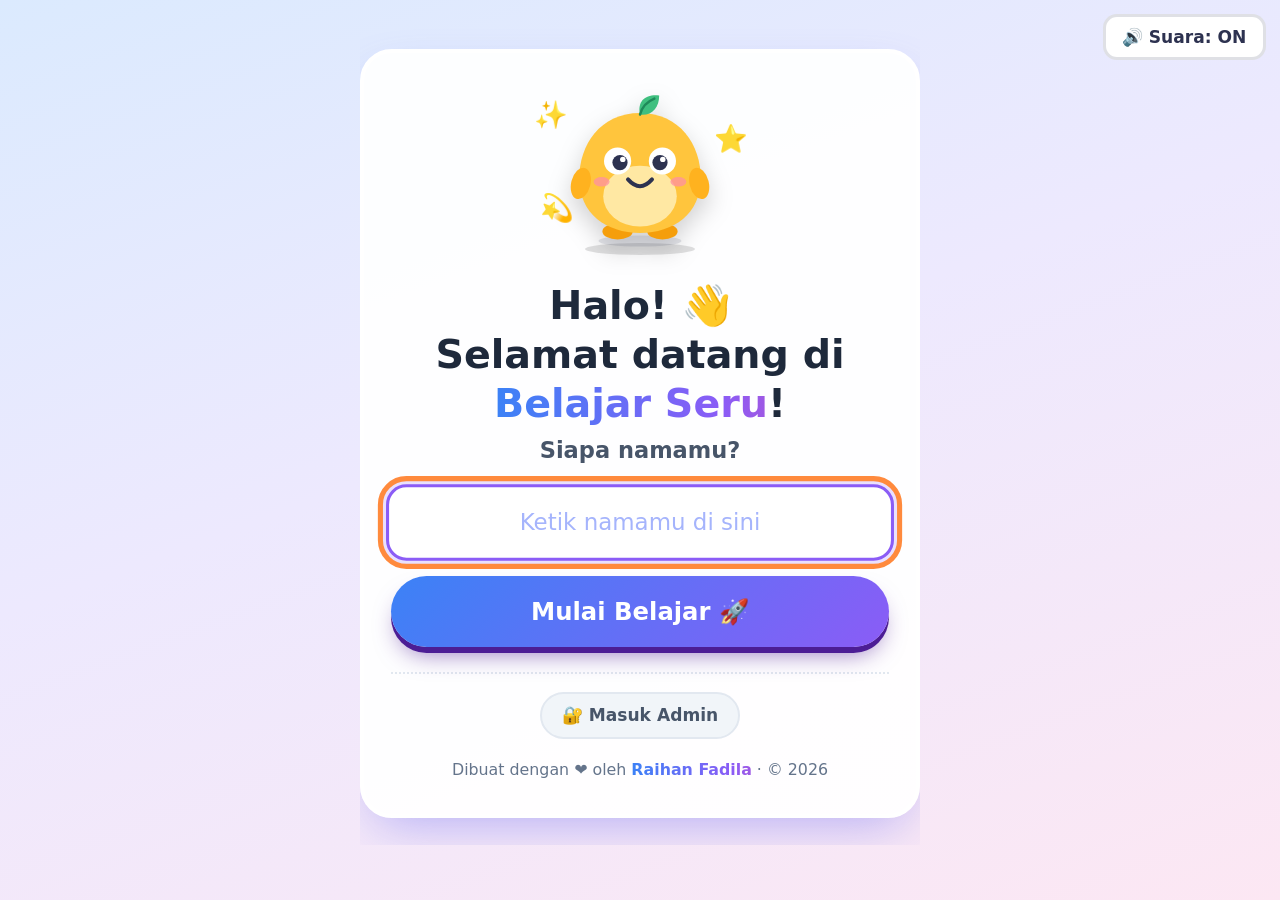
<file: index.html>
<!doctype html>
<html lang="id">
<head>
<meta charset="utf-8">
<meta name="viewport" content="width=device-width, initial-scale=1">
<title>Selamat Datang · Belajar Seru</title>
<link rel="icon" href="gambar/maskot.svg" type="image/svg+xml">
<link rel="stylesheet" href="assets/css/app.css">
</head>
<body class="halaman-awal" data-csrf="cead4b4e03eda093f17740965965f720064f5f6fd6d10d4abb563670f6613b34">
<div class="awan awan-1" aria-hidden="true"></div>
<div class="awan awan-2" aria-hidden="true"></div>
<button type="button" class="tombol-kecil melayang" id="tombolSuara" aria-pressed="true">🔊 Suara: ON</button>
<main class="isi">

<style>
    .awl {
        --awl-biru: #3b82f6;
        --awl-ungu: #8b5cf6;
        --awl-pink: #ec4899;
        --awl-kuning: #fbbf24;
        --awl-teks: #1e293b;
        position: relative;
        isolation: isolate;
        overflow: hidden;
    }

    /* Latar & hiasan melayang */
    .awl-latar {
        position: fixed;
        inset: 0;
        z-index: -2;
        background: linear-gradient(160deg, #dbeafe 0%, #ede9fe 45%, #fce7f3 100%);
    }

    .awl-hiasan {
        position: fixed;
        inset: 0;
        z-index: -1;
        pointer-events: none;
        overflow: hidden;
    }

    .awl-hiasan span {
        position: absolute;
        bottom: -4rem;
        opacity: .75;
        animation: awl-naik linear infinite;
    }

    @keyframes awl-naik {
        0% {
            transform: translateY(0) rotate(0deg);
            opacity: 0;
        }

        10% {
            opacity: .8;
        }

        90% {
            opacity: .8;
        }

        100% {
            transform: translateY(-115vh) rotate(360deg);
            opacity: 0;
        }
    }

    /* Kartu sambutan */
    .awl-kartu {
        position: relative;
        max-width: 560px;
        margin: 1.5rem auto;
        padding: 2rem 1.5rem 1.8rem;
        text-align: center;
        color: var(--awl-teks);
        background: rgba(255, 255, 255, .92);
        border: 4px solid #fff;
        border-radius: 32px;
        box-shadow: 0 20px 50px -15px rgba(99, 102, 241, .45);
        animation: awl-muncul .7s cubic-bezier(.2, 1.4, .4, 1) both;
    }

    @keyframes awl-muncul {
        from {
            opacity: 0;
            transform: translateY(40px) scale(.9);
        }

        to {
            opacity: 1;
            transform: none;
        }
    }

    /* Maskot */
    .awl-maskot-wadah {
        position: relative;
        display: inline-block;
        margin-bottom: .4rem;
    }

    .awl-maskot {
        display: block;
        width: 160px;
        height: 160px;
        max-width: 45vw;
        height: auto;
        filter: drop-shadow(0 10px 12px rgba(0, 0, 0, .18));
        animation: awl-loncat 2.4s ease-in-out infinite;
        transform-origin: bottom center;
    }

    @keyframes awl-loncat {

        0%,
        100% {
            transform: translateY(0) scale(1, 1);
        }

        45% {
            transform: translateY(-18px) scale(.97, 1.04);
        }

        55% {
            transform: translateY(-18px) scale(.97, 1.04);
        }

        90% {
            transform: translateY(0) scale(1.05, .94);
        }
    }

    .awl-bayangan {
        width: 110px;
        height: 12px;
        margin: -6px auto 0;
        border-radius: 50%;
        background: rgba(0, 0, 0, .12);
        animation: awl-bayang 2.4s ease-in-out infinite;
    }

    @keyframes awl-bayang {

        0%,
        100% {
            transform: scale(1);
            opacity: .5;
        }

        50% {
            transform: scale(.7);
            opacity: .25;
        }
    }

    .awl-bintang {
        position: absolute;
        font-size: 1.5rem;
        animation: awl-kedip 1.8s ease-in-out infinite;
    }

    .awl-bintang.a {
        top: 6px;
        left: -26px;
    }

    .awl-bintang.b {
        top: 30px;
        right: -28px;
        animation-delay: .6s;
    }

    .awl-bintang.c {
        bottom: 28px;
        left: -20px;
        animation-delay: 1.1s;
    }

    @keyframes awl-kedip {

        0%,
        100% {
            transform: scale(.6) rotate(0);
            opacity: .4;
        }

        50% {
            transform: scale(1.2) rotate(25deg);
            opacity: 1;
        }
    }

    /* Judul */
    .awl-kartu h1 {
        margin: .6rem 0 .3rem;
        font-size: clamp(1.6rem, 6vw, 2.2rem);
        line-height: 1.25;
    }

    .awl-lambai {
        display: inline-block;
        transform-origin: 70% 70%;
        animation: awl-lambai 2.2s ease-in-out infinite;
    }

    @keyframes awl-lambai {

        0%,
        60%,
        100% {
            transform: rotate(0);
        }

        10%,
        30% {
            transform: rotate(18deg);
        }

        20%,
        40% {
            transform: rotate(-12deg);
        }

        50% {
            transform: rotate(10deg);
        }
    }

    .awl-kartu .sorot {
        background: linear-gradient(90deg, var(--awl-biru), var(--awl-ungu), var(--awl-pink), var(--awl-biru));
        background-size: 250% 100%;
        -webkit-background-clip: text;
        background-clip: text;
        color: transparent;
        -webkit-text-fill-color: transparent;
        animation: awl-warna 4s linear infinite;
    }

    @keyframes awl-warna {
        to {
            background-position: 250% 0;
        }
    }

    .awl-tanya {
        margin: 0 0 1rem;
        font-size: 1.25rem;
        font-weight: 700;
        color: #475569;
    }

    /* Form */
    .awl-form {
        display: grid;
        gap: .9rem;
    }

    .awl-input {
        width: 100%;
        padding: 1rem 1.2rem;
        font: inherit;
        font-size: 1.25rem;
        text-align: center;
        color: var(--awl-teks);
        background: #f8fafc;
        border: 3px dashed #c4b5fd;
        border-radius: 20px;
        outline: none;
        transition: border-color .2s, box-shadow .2s, transform .2s, background .2s;
    }

    .awl-input::placeholder {
        color: #a5b4fc;
    }

    .awl-input:focus {
        background: #fff;
        border-style: solid;
        border-color: var(--awl-ungu);
        box-shadow: 0 0 0 6px rgba(139, 92, 246, .18);
        transform: scale(1.02);
    }

    .awl-pesan {
        margin: 0;
        padding: .6rem 1rem;
        font-weight: 600;
        color: #b91c1c;
        background: #fee2e2;
        border-radius: 14px;
        animation: awl-getar .45s ease;
    }

    @keyframes awl-getar {

        0%,
        100% {
            transform: translateX(0);
        }

        20%,
        60% {
            transform: translateX(-8px);
        }

        40%,
        80% {
            transform: translateX(8px);
        }
    }

    /* Tombol mulai */
    .awl-mulai {
        position: relative;
        overflow: hidden;
        padding: 1rem 1.5rem;
        font: inherit;
        font-size: 1.35rem;
        font-weight: 800;
        color: #fff;
        cursor: pointer;
        border: 0;
        border-radius: 999px;
        background: linear-gradient(135deg, #3b82f6, #8b5cf6);
        box-shadow: 0 6px 0 #4c1d95, 0 14px 24px -8px rgba(76, 29, 149, .6);
        transition: transform .12s ease, box-shadow .12s ease;
        animation: awl-denyut 2s ease-in-out infinite;
    }

    .awl-mulai::after {
        content: "";
        position: absolute;
        top: 0;
        left: -80%;
        width: 50%;
        height: 100%;
        background: linear-gradient(100deg, transparent, rgba(255, 255, 255, .55), transparent);
        transform: skewX(-20deg);
        animation: awl-kilau 3s ease-in-out infinite;
    }

    @keyframes awl-denyut {

        0%,
        100% {
            transform: scale(1);
        }

        50% {
            transform: scale(1.04);
        }
    }

    @keyframes awl-kilau {

        0%,
        60% {
            left: -80%;
        }

        100% {
            left: 140%;
        }
    }

    .awl-mulai:hover {
        animation-play-state: paused;
        transform: translateY(-2px) scale(1.04);
    }

    .awl-mulai:active {
        animation: none;
        transform: translateY(5px);
        box-shadow: 0 1px 0 #4c1d95;
    }

    .awl-mulai:focus-visible {
        outline: 4px solid var(--awl-kuning);
        outline-offset: 3px;
    }

    .awl-roket {
        display: inline-block;
        transition: transform .3s;
    }

    .awl-mulai:hover .awl-roket {
        transform: translate(6px, -6px) rotate(8deg);
    }

    /* Lanjut sebagai */
    .awl-lanjut {
        margin: 1.1rem 0 0;
        color: #64748b;
    }

    .awl-lanjut a {
        display: inline-block;
        padding: .25rem .8rem;
        color: #6d28d9;
        text-decoration: none;
        background: #ede9fe;
        border-radius: 999px;
        transition: transform .15s, background .15s;
    }

    .awl-lanjut a:hover {
        background: #ddd6fe;
        transform: scale(1.06);
    }

    /* Tautan admin */
    .awl-admin {
        margin-top: 1.4rem;
        padding-top: 1rem;
        border-top: 2px dotted #e2e8f0;
    }

    .awl-admin a {
        display: inline-flex;
        align-items: center;
        gap: .45rem;
        padding: .5rem 1.1rem;
        font-size: .95rem;
        font-weight: 700;
        color: #475569;
        text-decoration: none;
        background: #f1f5f9;
        border: 2px solid #e2e8f0;
        border-radius: 999px;
        transition: transform .15s, background .15s, color .15s, border-color .15s;
    }

    .awl-admin a:hover {
        color: #fff;
        background: #334155;
        border-color: #334155;
        transform: translateY(-2px);
    }

    .awl-admin a:focus-visible {
        outline: 3px solid var(--awl-ungu);
        outline-offset: 2px;
    }

    /* Pemilik website */
    .awl-pemilik {
        margin: 1.1rem 0 0;
        font-size: .88rem;
        color: #64748b;
    }

    .awl-pemilik strong {
        font-weight: 800;
        background: linear-gradient(90deg, var(--awl-biru), var(--awl-ungu), var(--awl-pink), var(--awl-biru));
        background-size: 250% 100%;
        -webkit-background-clip: text;
        background-clip: text;
        color: transparent;
        -webkit-text-fill-color: transparent;
        animation: awl-warna 4s linear infinite;
    }

    .awl-hati {
        display: inline-block;
        animation: awl-detak 1.4s ease-in-out infinite;
    }

    @keyframes awl-detak {

        0%,
        100% {
            transform: scale(1);
        }

        15% {
            transform: scale(1.3);
        }

        30% {
            transform: scale(1);
        }

        45% {
            transform: scale(1.2);
        }
    }

    .awl .sr-saja {
        position: absolute;
        width: 1px;
        height: 1px;
        margin: -1px;
        padding: 0;
        overflow: hidden;
        clip: rect(0 0 0 0);
        white-space: nowrap;
        border: 0;
    }

    /* Hormati pengguna yang tidak mau animasi */
    @media (prefers-reduced-motion: reduce) {

        .awl *,
        .awl *::before,
        .awl *::after {
            animation: none !important;
            transition: none !important;
        }

        .awl-hiasan {
            display: none;
        }
    }
</style>

<div class="awl">
    <div class="awl-latar" aria-hidden="true"></div>

    <div class="awl-hiasan" aria-hidden="true">
                    <span style="left:6%;font-size:2.2rem;animation-duration:7s;animation-delay:0s">
                ⭐            </span>
                    <span style="left:18%;font-size:2rem;animation-duration:9s;animation-delay:1.5s">
                📚            </span>
                    <span style="left:32%;font-size:1.8rem;animation-duration:8s;animation-delay:3s">
                ✏️            </span>
                    <span style="left:48%;font-size:2.4rem;animation-duration:10s;animation-delay:0.5s">
                🌈            </span>
                    <span style="left:64%;font-size:2.2rem;animation-duration:9s;animation-delay:2s">
                🎈            </span>
                    <span style="left:78%;font-size:1.9rem;animation-duration:8s;animation-delay:4s">
                🔢            </span>
                    <span style="left:90%;font-size:2rem;animation-duration:7s;animation-delay:1s">
                🌟            </span>
            </div>

    <section class="awl-kartu sambutan kartu">
        <div class="awl-maskot-wadah">
            <img class="awl-maskot sambutan-maskot"
                src="gambar/maskot.svg"
                alt="Maskot Bobi" width="160" height="160">
            <div class="awl-bayangan"></div>
            <span class="awl-bintang a" aria-hidden="true">✨</span>
            <span class="awl-bintang b" aria-hidden="true">⭐</span>
            <span class="awl-bintang c" aria-hidden="true">💫</span>
        </div>

        <h1>
            Halo! <span class="awl-lambai" aria-hidden="true">👋</span><br>
            Selamat datang di <span class="sorot">Belajar Seru</span>!
        </h1>
        <p class="awl-tanya">Siapa namamu?</p>

        <form method="post" class="awl-form form-nama" autocomplete="off">
            <input type="hidden" name="csrf" value="cead4b4e03eda093f17740965965f720064f5f6fd6d10d4abb563670f6613b34">
            <label for="nama" class="sr-saja">Namamu</label>
            <input type="text" id="nama" name="nama" class="awl-input"
                maxlength="30" placeholder="Ketik namamu di sini"
                value="" required autofocus>

            
            <button type="submit" class="awl-mulai">
                Mulai Belajar <span class="awl-roket" aria-hidden="true">🚀</span>
            </button>
        </form>

        
        <div class="awl-admin">
            <a href="admin/dashboard.php">🔐 Masuk Admin</a>
        </div>

        <p class="awl-pemilik">
            Dibuat dengan <span class="awl-hati" aria-hidden="true">❤️</span> oleh
            <strong>Raihan Fadila</strong> · © 2026        </p>
    </section>
</div>

</main>
<script src="assets/js/suara.js"></script>
<script src="assets/js/confetti.js"></script>
<script src="assets/js/app.js"></script>
</body>
</html>
</file>
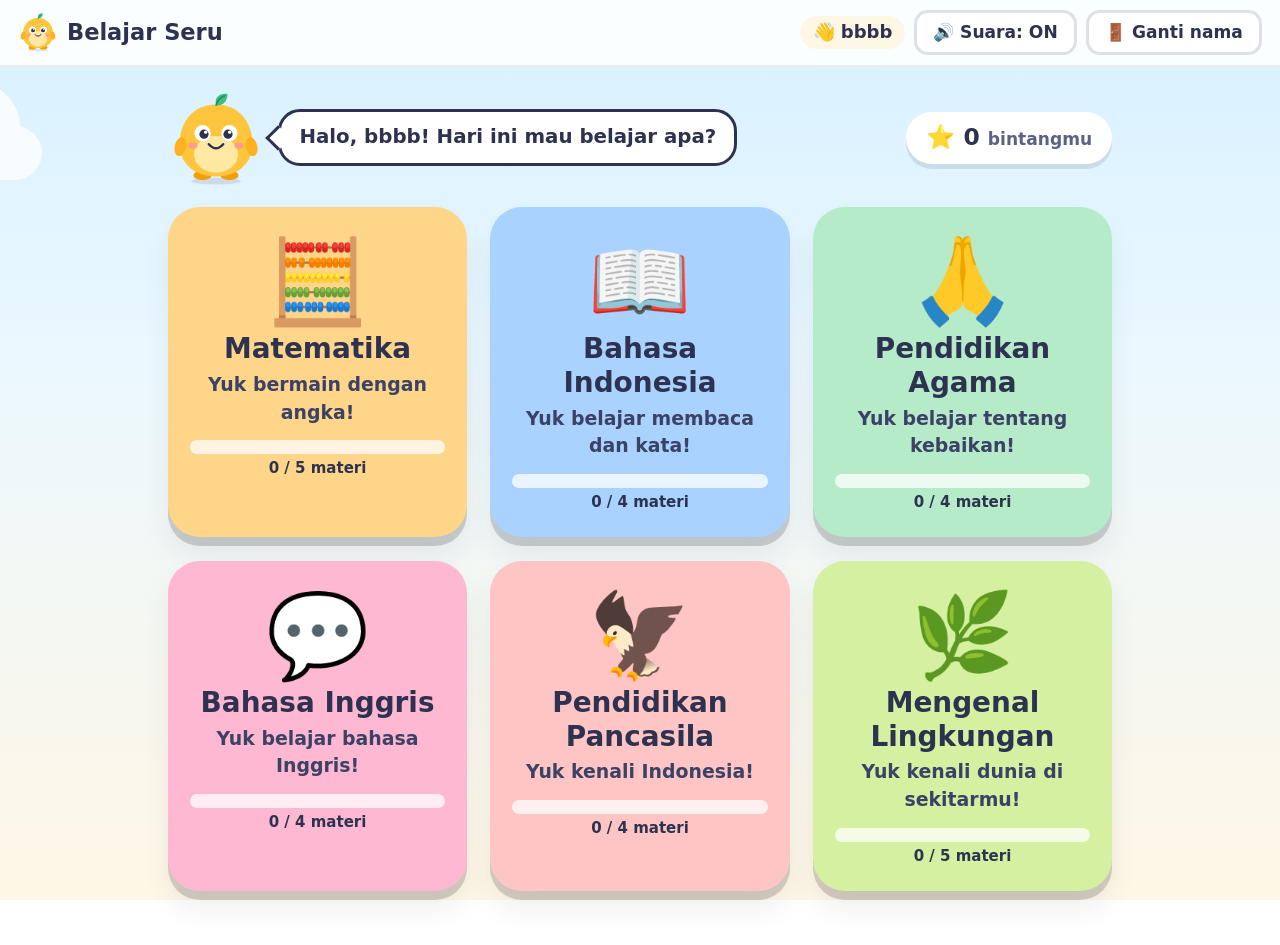
<file: mapel.html>
<!doctype html>
<html lang="id">
<head>
<meta charset="utf-8">
<meta name="viewport" content="width=device-width, initial-scale=1">
<title>Pilih Pelajaran · Belajar Seru</title>
<link rel="icon" href="gambar/maskot.svg" type="image/svg+xml">
<link rel="stylesheet" href="assets/css/app.css">
</head>
<body class="" data-csrf="cead4b4e03eda093f17740965965f720064f5f6fd6d10d4abb563670f6613b34">
<div class="awan awan-1" aria-hidden="true"></div>
<div class="awan awan-2" aria-hidden="true"></div>
<header class="bar">
  <a class="bar-logo" href="mapel.php" aria-label="Ke beranda">
    <img src="gambar/maskot.svg" alt="" width="40" height="40">
    <span>Belajar Seru</span>
  </a>
  <div class="bar-kanan">
    <span class="bar-nama">👋 bbbb</span>    <button type="button" class="tombol-kecil" id="tombolSuara" aria-pressed="true">🔊 Suara: ON</button>
    <a class="tombol-kecil" href="keluar.php" aria-label="Ganti nama">🚪<span class="hanya-lebar">&nbsp;Ganti nama</span></a>
  </div>
</header>
<main class="isi">
<section class="judul-halaman">
  <div class="maskot"><img class="maskot-gambar" src="gambar/maskot.svg" alt="Maskot Bobi" width="120" height="120"><div class="gelembung" id="maskotTeks" role="status" aria-live="polite">Halo, bbbb! Hari ini mau belajar apa?</div></div>  <div class="lencana-bintang" title="Bintangmu">⭐ <strong>0</strong> <span>bintangmu</span></div>
</section>


<section class="grid-kartu" aria-label="Daftar pelajaran">
      <a class="kartu-mapel" href="materi.php?mapel=matematika"
       style="--warna:#FFD58A">
      <span class="kartu-ikon">
        🧮      </span>
      <span class="kartu-nama">Matematika</span>
      <span class="kartu-desk">Yuk bermain dengan angka!</span>
              <span class="kartu-progres" aria-label="0 dari 5 materi selesai">
          <span class="batang"><span style="width:0%"></span></span>
          <small>0 / 5 materi</small>
        </span>
          </a>
      <a class="kartu-mapel" href="materi.php?mapel=bahasa-indonesia"
       style="--warna:#A9D2FF">
      <span class="kartu-ikon">
        📖      </span>
      <span class="kartu-nama">Bahasa Indonesia</span>
      <span class="kartu-desk">Yuk belajar membaca dan kata!</span>
              <span class="kartu-progres" aria-label="0 dari 4 materi selesai">
          <span class="batang"><span style="width:0%"></span></span>
          <small>0 / 4 materi</small>
        </span>
          </a>
      <a class="kartu-mapel" href="materi.php?mapel=pendidikan-agama"
       style="--warna:#b5ebc8">
      <span class="kartu-ikon">
        🙏      </span>
      <span class="kartu-nama">Pendidikan Agama</span>
      <span class="kartu-desk">Yuk belajar tentang kebaikan!</span>
              <span class="kartu-progres" aria-label="0 dari 4 materi selesai">
          <span class="batang"><span style="width:0%"></span></span>
          <small>0 / 4 materi</small>
        </span>
          </a>
      <a class="kartu-mapel" href="materi.php?mapel=bahasa-inggris"
       style="--warna:#FFB8D1">
      <span class="kartu-ikon">
        💬      </span>
      <span class="kartu-nama">Bahasa Inggris</span>
      <span class="kartu-desk">Yuk belajar bahasa Inggris!</span>
              <span class="kartu-progres" aria-label="0 dari 4 materi selesai">
          <span class="batang"><span style="width:0%"></span></span>
          <small>0 / 4 materi</small>
        </span>
          </a>
      <a class="kartu-mapel" href="materi.php?mapel=pendidikan-pancasila"
       style="--warna:#FFC4C4">
      <span class="kartu-ikon">
        🦅      </span>
      <span class="kartu-nama">Pendidikan Pancasila</span>
      <span class="kartu-desk">Yuk kenali Indonesia!</span>
              <span class="kartu-progres" aria-label="0 dari 4 materi selesai">
          <span class="batang"><span style="width:0%"></span></span>
          <small>0 / 4 materi</small>
        </span>
          </a>
      <a class="kartu-mapel" href="materi.php?mapel=mengenal-lingkungan"
       style="--warna:#D4F0A0">
      <span class="kartu-ikon">
        🌿      </span>
      <span class="kartu-nama">Mengenal Lingkungan</span>
      <span class="kartu-desk">Yuk kenali dunia di sekitarmu!</span>
              <span class="kartu-progres" aria-label="0 dari 5 materi selesai">
          <span class="batang"><span style="width:0%"></span></span>
          <small>0 / 5 materi</small>
        </span>
          </a>
  </section>
</main>
<script src="assets/js/suara.js"></script>
<script src="assets/js/confetti.js"></script>
<script src="assets/js/app.js"></script>
</body>
</html>
</file>
<file: assets/css/app.css>
/* =====================================================
   BELAJAR SERU - gaya halaman anak
   Ceria, tombol besar, kontras jelas, ringan (tanpa library).
   ===================================================== */

:root {
  --ink: #2d3250;
  --ink-lembut: #5a6285;
  --krem: #fff7e6;
  --langit: #d6f0ff;
  --biru: #2f6fed;
  --biru-gelap: #1f4fb8;
  --hijau: #138a55;
  --hijau-gelap: #0c6a3f;
  --kuning: #ffd23f;
  --kuning-gelap: #d9a900;
  --merah-lembut: #ffe0e0;
  --bintang: #ffb400;
  --warna: #a9d2ff;           /* diganti per mapel lewat style="--warna:..." */
  --bayang: 0 8px 0 rgba(45, 50, 80, .12), 0 18px 30px rgba(45, 50, 80, .08);
}

*, *::before, *::after { box-sizing: border-box; }

html { font-size: 18px; -webkit-text-size-adjust: 100%; }

body {
  margin: 0;
  min-height: 100vh;
  color: var(--ink);
  font-family: "Nunito", "Quicksand", "Fredoka", "Baloo 2", "Segoe UI Rounded",
               "Arial Rounded MT Bold", "Trebuchet MS", "Comic Sans MS", system-ui, sans-serif;
  line-height: 1.45;
  background: linear-gradient(180deg, var(--langit) 0%, #eaf8ff 38%, var(--krem) 100%) fixed;
  animation: masukHalaman .4s ease backwards;
  overflow-x: hidden;
}
body.keluar { opacity: 0; transition: opacity .18s ease; }

@keyframes masukHalaman { from { opacity: 0; transform: translateY(10px); } to { opacity: 1; transform: none; } }

h1 { font-size: 1.9rem; line-height: 1.2; margin: .4rem 0 .6rem; }
img { max-width: 100%; height: auto; }
a { color: var(--biru-gelap); }

.sr-saja {
  position: absolute; width: 1px; height: 1px; overflow: hidden;
  clip: rect(0 0 0 0); white-space: nowrap;
}

/* Awan hiasan */
.awan {
  position: fixed; z-index: 0; pointer-events: none; opacity: .75;
  width: 170px; height: 54px; background: #fff; border-radius: 60px;
  animation: awanGeser 70s linear infinite alternate;
}
.awan::before, .awan::after { content: ""; position: absolute; background: #fff; border-radius: 50%; }
.awan::before { width: 70px; height: 70px; top: -32px; left: 24px; }
.awan::after  { width: 90px; height: 90px; top: -44px; right: 22px; }
.awan-1 { top: 14%; left: -10%; }
.awan-2 { top: 42%; right: -12%; left: auto; animation-duration: 95s; animation-direction: alternate-reverse; transform: scale(.8); }
@keyframes awanGeser { from { transform: translateX(0); } to { transform: translateX(60vw); } }

/* ---------- Bilah atas ---------- */
.bar {
  position: sticky; top: 0; z-index: 20;
  display: flex; align-items: center; justify-content: space-between; gap: .6rem; flex-wrap: wrap;
  padding: .55rem 1rem;
  background: rgba(255, 255, 255, .88); backdrop-filter: blur(6px);
  border-bottom: 3px solid rgba(45, 50, 80, .08);
}
.bar-logo { display: inline-flex; align-items: center; gap: .5rem; font-weight: 800; font-size: 1.25rem; color: var(--ink); text-decoration: none; }
.bar-kanan { display: flex; align-items: center; gap: .5rem; flex-wrap: wrap; }
.bar-nama { font-weight: 800; padding: .2rem .7rem; background: var(--krem); border-radius: 999px; }

.tombol-kecil {
  min-height: 44px; padding: .4rem .9rem; border: 3px solid rgba(45, 50, 80, .15); border-radius: 14px;
  background: #fff; color: var(--ink); font: inherit; font-size: .95rem; font-weight: 800;
  text-decoration: none; cursor: pointer; display: inline-flex; align-items: center;
  transition: transform .12s;
}
.tombol-kecil:hover { transform: translateY(-2px); }
.tombol-kecil.melayang { position: fixed; top: .8rem; right: .8rem; z-index: 30; }
.tombol-kecil.berdenyut { animation: denyut .5s ease 2; }
@keyframes denyut { 50% { transform: scale(1.12); border-color: var(--biru); } }

.isi {
  position: relative; z-index: 1;
  max-width: 980px; margin: 0 auto; padding: 1.2rem 1rem 3rem;
}

.flash { padding: .7rem 1rem; border-radius: 16px; font-weight: 700; background: #fff3c4; border: 3px solid #ffd23f; }

/* ---------- Tombol besar ---------- */
.tombol {
  display: inline-flex; align-items: center; justify-content: center; gap: .5rem;
  min-height: 58px; padding: .7rem 1.5rem;
  border: 0; border-radius: 20px;
  font: inherit; font-size: 1.2rem; font-weight: 800; text-decoration: none; cursor: pointer;
  box-shadow: 0 6px 0 rgba(0, 0, 0, .22);
  transition: transform .12s ease, box-shadow .12s ease, filter .12s;
  -webkit-tap-highlight-color: transparent;
}
.tombol:hover { transform: translateY(-3px); box-shadow: 0 9px 0 rgba(0, 0, 0, .22); }
.tombol:active { transform: translateY(4px); box-shadow: 0 2px 0 rgba(0, 0, 0, .22); }
.tombol:focus-visible, .tombol-kecil:focus-visible, .opsi:focus-visible, .chip:focus-visible, .tile:focus-visible, input:focus-visible {
  outline: 5px solid #ff8a3d; outline-offset: 3px;
}
.tombol[hidden] { display: none; }
.tombol-biru   { background: var(--biru);   color: #fff; }
.tombol-hijau  { background: var(--hijau);  color: #fff; }
.tombol-kuning { background: var(--kuning); color: var(--ink); }
.tombol-putih  { background: #fff;          color: var(--ink); }
.tombol-besar  { min-height: 68px; font-size: 1.45rem; padding: .8rem 2rem; }

.navigasi-atas { display: flex; justify-content: space-between; gap: .6rem; flex-wrap: wrap; margin-bottom: .8rem; }

/* ---------- Kartu & umum ---------- */
.kartu { background: #fff; border-radius: 28px; box-shadow: var(--bayang); padding: 1.5rem; }
.kosong { text-align: center; font-weight: 700; }
.sorot { color: var(--biru); }
.besar { font-size: 1.5rem; font-weight: 800; }
.pesan-ramah { margin: .3rem 0; padding: .6rem 1rem; border-radius: 14px; background: #fff3c4; font-weight: 800; }

/* ---------- Halaman awal ---------- */
.halaman-awal .isi { display: flex; min-height: 100vh; align-items: center; justify-content: center; }
.sambutan { width: 100%; max-width: 560px; text-align: center; padding: 2rem 1.5rem; }
.sambutan-maskot { animation: melayang 3s ease-in-out infinite; }
@keyframes melayang { 50% { transform: translateY(-10px); } }
.form-nama { display: grid; gap: 1rem; margin-top: .6rem; }
.input-besar {
  width: 100%; font: inherit; font-size: 1.8rem; font-weight: 800; text-align: center;
  padding: .9rem 1rem; border: 4px solid #bcd0ff; border-radius: 22px; color: var(--ink); background: #f7faff;
}
.input-besar::placeholder { color: #8b95b8; font-weight: 700; }
.lanjut-kecil { margin: 1.2rem 0 0; font-size: 1rem; }

/* ---------- Maskot ---------- */
.maskot { display: flex; align-items: center; gap: .8rem; }
.maskot-gambar { width: 96px; height: 96px; flex: none; animation: goyang 4s ease-in-out infinite; transform-origin: 50% 90%; }
.maskot-gambar.melompat { animation: lompat .6s ease; }
@keyframes goyang { 0%, 100% { transform: rotate(-3deg); } 50% { transform: rotate(3deg); } }
@keyframes lompat { 30% { transform: translateY(-22px) scale(1.06); } 60% { transform: translateY(0) scale(.97); } 100% { transform: none; } }
.gelembung {
  position: relative; background: #fff; border: 3px solid var(--ink); border-radius: 22px;
  padding: .6rem 1rem; font-weight: 800; font-size: 1.1rem;
}
.gelembung::before {
  content: ""; position: absolute; left: -12px; top: 50%; width: 18px; height: 18px; background: #fff;
  border-left: 3px solid var(--ink); border-bottom: 3px solid var(--ink);
  transform: translateY(-50%) rotate(45deg);
}
.gelembung.ganti { animation: muncul .35s ease; }
@keyframes muncul { from { opacity: 0; transform: scale(.85); } to { opacity: 1; transform: none; } }

.judul-halaman { display: flex; align-items: center; justify-content: space-between; gap: 1rem; flex-wrap: wrap; margin-bottom: 1.2rem; }
.judul-mapel { margin: 0; font-size: 2rem; }
.lencana-bintang {
  background: #fff; border-radius: 999px; padding: .5rem 1.1rem; font-size: 1.3rem; font-weight: 800;
  box-shadow: 0 5px 0 rgba(45, 50, 80, .12);
}
.lencana-bintang span { font-size: .95rem; color: var(--ink-lembut); }

/* ---------- Kartu mapel & materi ---------- */
.grid-kartu { display: grid; grid-template-columns: repeat(auto-fill, minmax(240px, 1fr)); gap: 1.3rem; }
.kartu-mapel, .kartu-materi {
  position: relative; display: flex; flex-direction: column; align-items: center; text-align: center; gap: .3rem;
  padding: 1.6rem 1.2rem 1.3rem; border-radius: 32px; color: var(--ink); text-decoration: none;
  box-shadow: 0 9px 0 rgba(0, 0, 0, .16), 0 18px 28px rgba(45, 50, 80, .08);
  transition: transform .18s ease, box-shadow .18s ease;
  animation: kartuMuncul .5s ease backwards;
  -webkit-tap-highlight-color: transparent;
}
.kartu-mapel { background: var(--warna); }
.kartu-materi { background: #fff; border-top: 12px solid var(--warna); }
.grid-kartu > :nth-child(2) { animation-delay: .08s; }
.grid-kartu > :nth-child(3) { animation-delay: .16s; }
.grid-kartu > :nth-child(4) { animation-delay: .24s; }
.grid-kartu > :nth-child(n+5) { animation-delay: .3s; }
@keyframes kartuMuncul { from { opacity: 0; transform: translateY(24px) scale(.96); } to { opacity: 1; transform: none; } }
.kartu-mapel:hover, .kartu-materi:hover { transform: translateY(-7px) rotate(-1deg); box-shadow: 0 16px 0 rgba(0, 0, 0, .16), 0 26px 34px rgba(45, 50, 80, .1); }
.kartu-mapel:active, .kartu-materi:active { transform: translateY(2px) scale(.98); box-shadow: 0 4px 0 rgba(0, 0, 0, .16); }
.kartu-mapel:focus-visible, .kartu-materi:focus-visible { outline: 6px solid #ff8a3d; outline-offset: 4px; }
.kartu-ikon { font-size: 4.6rem; line-height: 1.1; transition: transform .25s; }
.kartu-ikon.kecil { font-size: 3.4rem; }
.kartu-mapel:hover .kartu-ikon, .kartu-materi:hover .kartu-ikon { transform: scale(1.12) rotate(6deg); }
.kartu-ikon img { width: 96px; height: 96px; object-fit: contain; }
.kartu-ikon.kecil img { width: 64px; height: 64px; }
.kartu-nama { font-size: 1.55rem; font-weight: 800; line-height: 1.2; }
.kartu-desk { font-size: 1.05rem; font-weight: 700; color: var(--ink-lembut); }
.kartu-mapel .kartu-desk { color: #3b4266; }
.kartu-progres { width: 100%; margin-top: .5rem; }
.kartu-progres small { font-weight: 800; }
.nomor {
  position: absolute; top: -4px; left: 14px; background: var(--ink); color: #fff; width: 38px; height: 38px;
  border-radius: 0 0 14px 14px; display: grid; place-items: center; font-weight: 800;
}
.kartu-bintang { margin-top: .3rem; font-size: 1.8rem; }

.kartu-progres { display: block; }
.batang { display: block; height: 14px; background: rgba(255, 255, 255, .75); border-radius: 99px; overflow: hidden; }
.batang > span { display: block; height: 100%; background: var(--hijau); border-radius: 99px; transition: width .6s cubic-bezier(.3, 1.4, .5, 1); }
.batang.besar { height: 22px; background: #e4e9f7; }

.bintang .on  { color: var(--bintang); text-shadow: 0 2px 0 #c98700; }
.bintang .off { color: #d5d9e6; }

/* ---------- Kartu belajar ---------- */
.belajar { text-align: center; }
.judul-materi { font-size: 1.8rem; margin-top: 0; }
.gambar-materi { max-height: 220px; border-radius: 20px; margin: .4rem auto; display: block; }
.indikator { font-weight: 800; color: var(--ink-lembut); margin: .2rem 0 .8rem; }
.slide { display: block; padding: .6rem; }
html.js .slide { display: none; }
html.js .slide.aktif { display: block; animation: geser .35s ease; }
@keyframes geser { from { opacity: 0; transform: translateX(40px); } to { opacity: 1; transform: none; } }
.slide-emoji { font-size: 4.2rem; line-height: 1.25; word-break: break-word; margin-bottom: .4rem; }
.slide-teks { font-size: 1.7rem; font-weight: 800; margin: .3rem auto 1rem; max-width: 30ch; }
.kontrol { display: flex; flex-wrap: wrap; gap: .8rem; justify-content: center; margin-top: 1rem; }
html.js .belajar #mulai { display: none; }
html.js .belajar.terakhir #mulai { display: inline-flex; animation: muncul .4s ease; }
html.js .belajar.terakhir #berikut { display: none; }
html:not(.js) #sebelum, html:not(.js) #berikut { display: none; }
.tombol[disabled], .tombol[aria-disabled="true"], .tombol-kecil[aria-disabled="true"] { opacity: .45; cursor: not-allowed; }

/* ---------- Kuis ---------- */
.kuis-atas { margin-bottom: .8rem; }
.progres-teks { margin: 0 0 .3rem; font-weight: 800; font-size: 1.15rem; }
.kuis .maskot { margin-bottom: .8rem; }
.area-soal { min-height: 280px; text-align: center; padding: 1.5rem 1rem; }
.area-soal.baru { animation: geser .35s ease; }
.soal-visual { font-size: 3.2rem; line-height: 1.3; word-break: break-word; margin-bottom: .4rem; }
.soal-gambar { max-height: 180px; border-radius: 18px; margin: 0 auto .5rem; display: block; }
.soal-tanya { font-size: 1.9rem; font-weight: 800; margin: .2rem 0 1.1rem; }

.opsi-grid { display: grid; grid-template-columns: repeat(2, 1fr); gap: 1rem; max-width: 560px; margin: 0 auto; }
.opsi, .chip, .tile {
  font: inherit; font-weight: 800; color: var(--ink); background: #fff;
  border: 4px solid #c9d5fb; border-radius: 22px; box-shadow: 0 6px 0 #c9d5fb; cursor: pointer;
  transition: transform .12s, background .2s, border-color .2s, box-shadow .12s;
  -webkit-tap-highlight-color: transparent;
}
.opsi { min-height: 92px; font-size: 2.1rem; padding: .5rem; display: flex; align-items: center; justify-content: center; gap: .4rem; flex-direction: column; }
.opsi .o-emoji { font-size: 2.6rem; line-height: 1.1; }
.opsi .o-teks { font-size: 1.5rem; line-height: 1.2; }
.opsi:hover:not(:disabled) { transform: translateY(-3px); border-color: var(--biru); }
.opsi:active:not(:disabled) { transform: translateY(3px); box-shadow: 0 2px 0 #c9d5fb; }
.opsi img, .tile img, .chip img { max-width: 100%; max-height: 90px; border-radius: 12px; }
.opsi.benar, .chip.benar, .tile.cocok { background: #d4f7e2; border-color: #1fa968; box-shadow: 0 6px 0 #1fa968; }
.opsi.benar { animation: pop .5s ease; }
.opsi.salah, .tile.salah { background: var(--merah-lembut); border-color: #ff9d9d; box-shadow: 0 6px 0 #ff9d9d; animation: goncang .4s ease; }
.opsi:disabled { cursor: default; }
.opsi.salah:disabled { opacity: .6; }
@keyframes pop { 40% { transform: scale(1.12); } 100% { transform: scale(1); } }
@keyframes goncang { 20% { transform: translateX(-9px); } 40% { transform: translateX(9px); } 60% { transform: translateX(-6px); } 80% { transform: translateX(6px); } }

/* seret & lepas */
.kotak-jawab {
  width: 150px; min-height: 96px; margin: 0 auto 1.3rem; display: grid; place-items: center;
  font-size: 2.6rem; font-weight: 800; color: #b9a24a;
  background: #fffbe6; border: 5px dashed #e6c84c; border-radius: 24px; transition: all .15s;
}
.kotak-jawab small { font-size: .85rem; font-weight: 800; padding: 0 .5rem; }
.kotak-jawab.sorot { background: #fff1a8; border-color: var(--biru); transform: scale(1.06); }
.kotak-jawab.benar { border-style: solid; border-color: #1fa968; background: #d4f7e2; color: var(--ink); animation: pop .5s ease; }
.kotak-jawab.salah { animation: goncang .4s ease; border-color: #ff9d9d; }
.chips { display: flex; justify-content: center; flex-wrap: wrap; gap: 1rem; }
.chip {
  position: relative; min-width: 96px; min-height: 84px; padding: .4rem 1rem; font-size: 2.2rem;
  display: inline-flex; align-items: center; justify-content: center;
  touch-action: none; user-select: none; -webkit-user-select: none; cursor: grab;
}
.chip.diseret { z-index: 40; cursor: grabbing; transform-origin: center; box-shadow: 0 16px 24px rgba(45, 50, 80, .25); background: #f1f6ff; transition: none; }
.chip.kembali { transition: transform .25s ease; }
.chip.salah { animation: goncang .4s ease; background: var(--merah-lembut); border-color: #ff9d9d; }
.chip:disabled { visibility: hidden; }

/* mencocokkan */
.cocok-grid { display: grid; grid-template-columns: 1fr 1fr; gap: 1rem 1.6rem; max-width: 560px; margin: 0 auto; }
.kolom { display: grid; gap: 1rem; align-content: start; }
.tile { height: 100px; font-size: 1.4rem; line-height: 1.15; padding: .3rem .6rem; display: flex; align-items: center; justify-content: center; overflow: hidden; }
.tile.gambar { font-size: 3rem; }
.tile img { max-height: 76px; }
.tile.dipilih { border-color: var(--biru); background: #e8f0ff; box-shadow: 0 6px 0 var(--biru); transform: scale(1.05); }
.tile:disabled { cursor: default; }

.kuis-bawah { text-align: center; margin-top: 1.2rem; min-height: 76px; }
.kuis-bawah .tombol:not([hidden]) { animation: muncul .35s ease; }

/* ---------- Hasil ---------- */
.hasil { text-align: center; }
.hasil .maskot { justify-content: center; }
.materi-nama { font-size: 1.25rem; font-weight: 800; color: var(--ink-lembut); margin: 0; }
.bintang-besar { font-size: 5.2rem; line-height: 1.1; margin: .4rem 0; letter-spacing: .2rem; }
.bintang-besar .on, .bintang-besar .off { display: inline-block; }
.bintang-besar .on  { color: var(--bintang); text-shadow: 0 5px 0 #c98700; animation: bintangMuncul .7s cubic-bezier(.3, 1.6, .5, 1) backwards; animation-delay: calc(var(--i) * .3s); }
.bintang-besar .off { color: #d9dcea; }
@keyframes bintangMuncul { from { opacity: 0; transform: scale(0) rotate(-180deg); } to { opacity: 1; transform: none; } }
.skor-teks { font-size: 1.35rem; font-weight: 700; }
.poin { display: inline-block; margin-top: .3rem; padding: .2rem 1rem; background: #fff3c4; border-radius: 999px; font-weight: 800; }
.kontrol-hasil { margin-top: 1.4rem; }

/* Canvas konfeti */
.konfeti { position: fixed; inset: 0; z-index: 9999; pointer-events: none; }

/* ---------- Layar kecil ---------- */
@media (max-width: 600px) {
  html { font-size: 17px; }
  .bar { flex-wrap: nowrap; gap: .3rem; }
  .bar-kanan { flex-wrap: nowrap; gap: .3rem; }
  .bar-nama { padding: .15rem .5rem; font-size: .9rem; max-width: 7.5rem; overflow: hidden; text-overflow: ellipsis; white-space: nowrap; }
  .tombol-kecil { padding: .3rem .55rem; font-size: .85rem; white-space: nowrap; }
  .hanya-lebar { display: none; }
  .bar-logo img { width: 34px; height: 34px; }
  h1 { font-size: 1.55rem; }
  .bar { padding: .45rem .6rem; }
  .bar-logo span { display: none; }
  .judul-halaman { justify-content: center; }
  .maskot-gambar { width: 80px; height: 80px; }
  .kartu-ikon { font-size: 4rem; }
  .soal-tanya { font-size: 1.6rem; }
  .soal-visual { font-size: 2.6rem; }
  .bintang-besar { font-size: 4.2rem; }
  .slide-emoji { font-size: 3.4rem; }
  .slide-teks { font-size: 1.45rem; }
  .cocok-grid { gap: .8rem 1rem; }
  .tombol { padding: .7rem 1.1rem; font-size: 1.1rem; }
}

/* Hormati pengaturan "kurangi gerakan" */
@media (prefers-reduced-motion: reduce) {
  *, *::before, *::after { animation: none !important; transition: none !important; }
}
</file>
